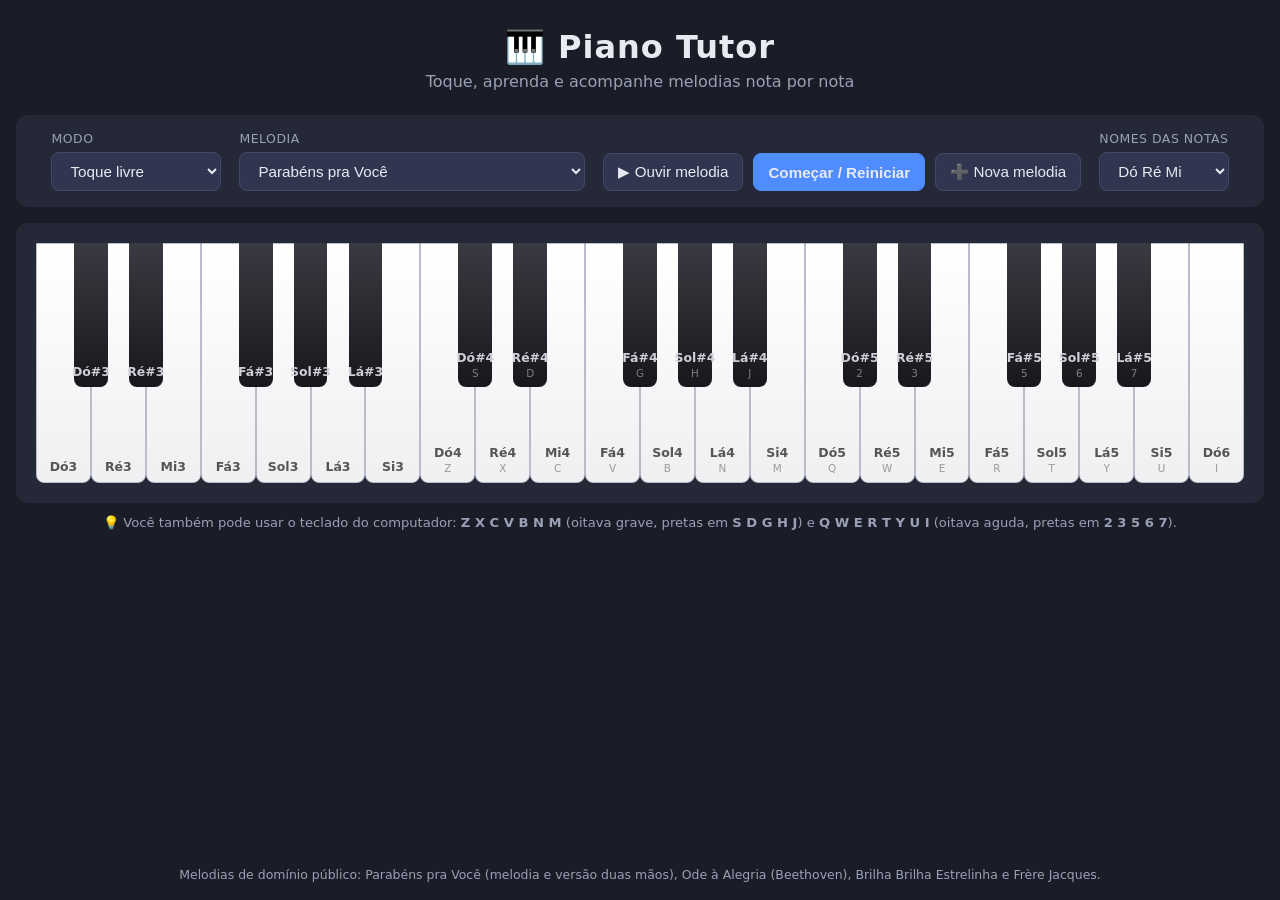
<file: index.html>
<!DOCTYPE html>
<html lang="pt-BR">
<head>
  <meta charset="UTF-8" />
  <meta name="viewport" content="width=device-width, initial-scale=1.0" />
  <title>Piano Tutor — Aprenda a tocar piano</title>
  <link rel="stylesheet" href="style.css" />
</head>
<body>
  <header>
    <h1>🎹 Piano Tutor</h1>
    <p class="subtitle">Toque, aprenda e acompanhe melodias nota por nota</p>
  </header>

  <main>
    <section class="controls">
      <div class="control-group">
        <label for="mode-select">Modo</label>
        <select id="mode-select">
          <option value="free">Toque livre</option>
          <option value="learn">Aprender melodia</option>
        </select>
      </div>

      <div class="control-group" id="song-group" hidden>
        <label for="song-select">Melodia</label>
        <select id="song-select"></select>
      </div>

      <div class="control-group" id="learn-buttons" hidden>
        <button id="btn-listen" class="btn">▶ Ouvir melodia</button>
        <button id="btn-start" class="btn btn-primary">Começar / Reiniciar</button>
        <button id="btn-add" class="btn">➕ Nova melodia</button>
        <button id="btn-del" class="btn btn-danger" hidden>🗑 Remover</button>
      </div>

      <div class="control-group">
        <label for="note-names">Nomes das notas</label>
        <select id="note-names">
          <option value="pt">Dó Ré Mi</option>
          <option value="en">C D E</option>
          <option value="off">Ocultar</option>
        </select>
      </div>
    </section>

    <section id="practice-panel" hidden>
      <div class="stats">
        <div class="stat"><span id="stat-progress">0 / 0</span><label>Progresso</label></div>
        <div class="stat"><span id="stat-hits">0</span><label>Acertos</label></div>
        <div class="stat stat-errors"><span id="stat-errors">0</span><label>Erros</label></div>
        <div class="stat"><span id="stat-accuracy">—</span><label>Precisão</label></div>
      </div>
      <div class="progress-bar"><div id="progress-fill"></div></div>
      <div id="note-strip" class="note-strip"></div>
      <p id="hint" class="hint">A próxima nota fica destacada em azul no teclado. Toque-a para avançar!</p>
    </section>

    <div id="feedback" class="feedback" hidden></div>

    <section class="keyboard-wrap">
      <div id="keyboard" class="keyboard"></div>
    </section>

    <p class="kbd-help">
      💡 Você também pode usar o teclado do computador:
      <strong>Z X C V B N M</strong> (oitava grave, pretas em <strong>S D G H J</strong>) e
      <strong>Q W E R T Y U I</strong> (oitava aguda, pretas em <strong>2 3 5 6 7</strong>).
    </p>
  </main>

  <footer>
    <p>Melodias de domínio público: Parabéns pra Você (melodia e versão duas mãos), Ode à Alegria (Beethoven), Brilha Brilha Estrelinha e Frère Jacques.</p>
  </footer>

  <dialog id="import-dialog">
    <h2>➕ Adicionar nova melodia</h2>
    <p class="dialog-text">
      Tem uma partitura em foto ou PDF, ou só o nome de uma música?
      Peça ao <strong>Claude</strong> (claude.ai) para converter pro formato do Piano Tutor:
    </p>
    <ol class="dialog-steps">
      <li>Clique no botão abaixo e cole as instruções no chat do Claude, junto com a foto/PDF ou o nome da música.</li>
      <li>Copie o código que ele responder.</li>
      <li>Cole no campo abaixo e clique em <em>Importar</em>. Voilà!</li>
    </ol>
    <button id="btn-copy-prompt" class="btn">📋 Copiar instruções para o Claude</button>
    <details class="prompt-details">
      <summary>Ver as instruções / formatos aceitos</summary>
      <pre id="prompt-text"></pre>
    </details>
    <textarea id="import-text" rows="6" placeholder='Cole aqui o código da melodia… Ex.: {"title":"Minha Música","bpm":100,"notes":[{"n":"C4","d":1},{"n":"D4","d":1}]}'></textarea>
    <p id="import-error" class="import-error" hidden></p>
    <div class="dialog-actions">
      <button id="btn-import-cancel" class="btn">Cancelar</button>
      <button id="btn-import-ok" class="btn btn-primary">Importar</button>
    </div>
  </dialog>

  <script src="songs.js"></script>
  <script src="app.js"></script>
</body>
</html>
</file>
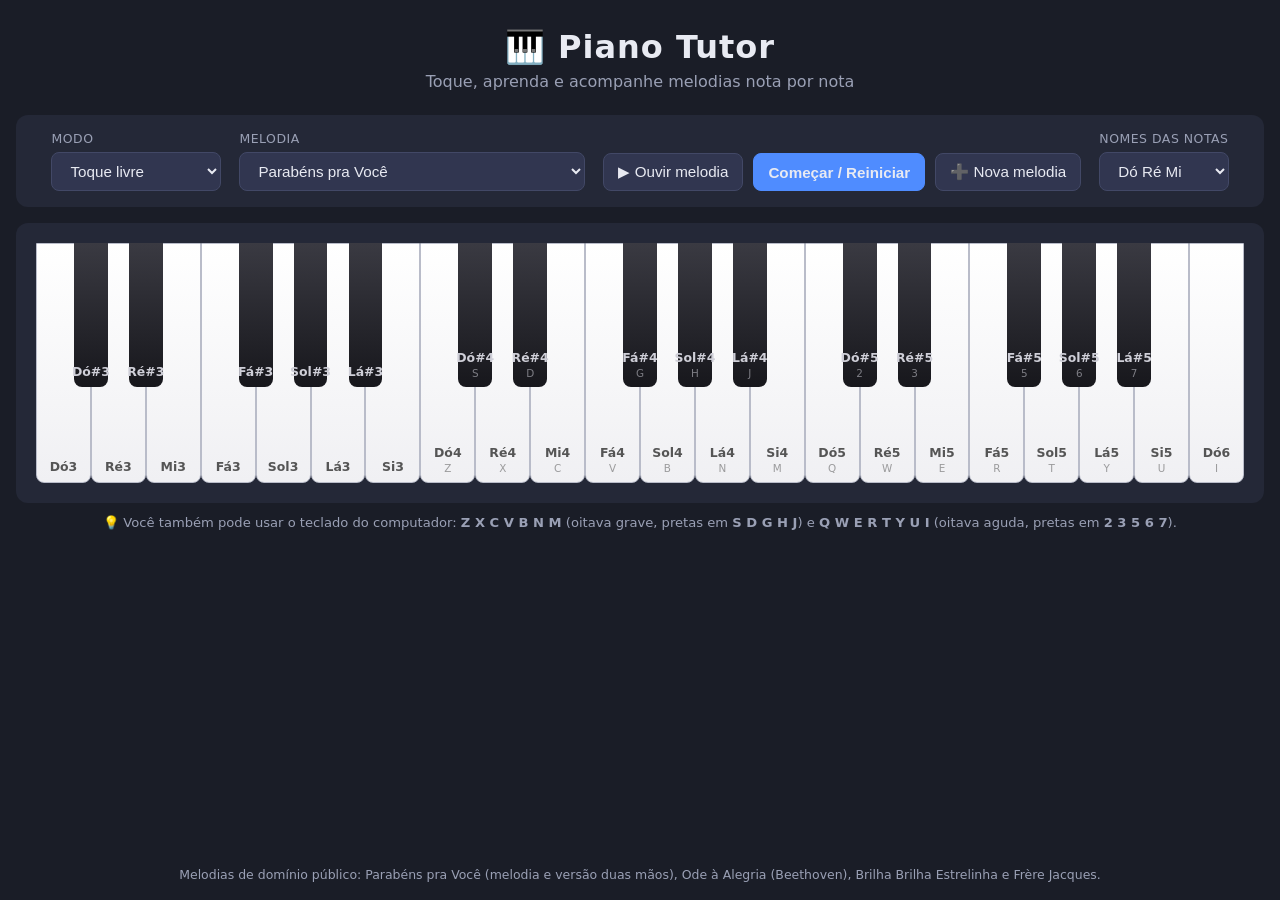
<file: piano-tutor.html>
<!DOCTYPE html>
<html lang="pt-BR">
<head>
  <meta charset="UTF-8" />
  <meta name="viewport" content="width=device-width, initial-scale=1.0" />
  <title>Piano Tutor — Aprenda a tocar piano</title>
  <style>
* { box-sizing: border-box; margin: 0; padding: 0; }

:root {
  --bg: #1a1d27;
  --panel: #242837;
  --text: #e8eaf2;
  --muted: #9aa0b5;
  --accent: #4f8cff;
  --green: #3ecf7a;
  --red: #ff5d6c;
}

body {
  background: var(--bg);
  color: var(--text);
  font-family: "Segoe UI", system-ui, -apple-system, sans-serif;
  min-height: 100vh;
  display: flex;
  flex-direction: column;
  align-items: center;
}

header { text-align: center; padding: 28px 16px 8px; }
h1 { font-size: 2rem; letter-spacing: 1px; }
.subtitle { color: var(--muted); margin-top: 6px; }

main { width: 100%; max-width: 1380px; padding: 16px; }

/* ---------- Controls ---------- */
.controls {
  display: flex;
  flex-wrap: wrap;
  gap: 18px;
  align-items: flex-end;
  justify-content: center;
  background: var(--panel);
  border-radius: 12px;
  padding: 16px 20px;
  margin-bottom: 16px;
}

.control-group { display: flex; flex-direction: column; gap: 6px; }
.control-group label { font-size: 0.78rem; color: var(--muted); text-transform: uppercase; letter-spacing: 0.5px; }

select, .btn {
  background: #313650;
  color: var(--text);
  border: 1px solid #424866;
  border-radius: 8px;
  padding: 9px 14px;
  font-size: 0.95rem;
  cursor: pointer;
}

.btn:hover { background: #3b4160; }
.btn-primary { background: var(--accent); border-color: var(--accent); font-weight: 600; }
.btn-primary:hover { background: #6ba0ff; }
#learn-buttons { flex-direction: row; gap: 10px; }

/* ---------- Practice panel ---------- */
#practice-panel {
  background: var(--panel);
  border-radius: 12px;
  padding: 16px 20px;
  margin-bottom: 16px;
}

.stats { display: flex; gap: 28px; justify-content: center; margin-bottom: 12px; }
.stat { text-align: center; }
.stat span { font-size: 1.5rem; font-weight: 700; }
.stat label { display: block; font-size: 0.75rem; color: var(--muted); text-transform: uppercase; }
.stat-errors span { color: var(--red); }

.progress-bar {
  height: 8px;
  background: #313650;
  border-radius: 4px;
  overflow: hidden;
  margin-bottom: 14px;
}
#progress-fill {
  height: 100%;
  width: 0;
  background: linear-gradient(90deg, var(--accent), var(--green));
  transition: width 0.2s;
}

/* Strip with the song's notes */
.note-strip {
  display: flex;
  flex-wrap: wrap;
  gap: 6px;
  justify-content: center;
  margin-bottom: 10px;
}
.note-chip {
  padding: 6px 10px;
  border-radius: 6px;
  background: #313650;
  font-size: 0.85rem;
  color: var(--muted);
  border: 1px solid transparent;
}
.note-chip.done { background: #234534; color: var(--green); }
.note-chip.wrong-once { border-color: var(--red); }
.note-chip.current {
  background: var(--accent);
  color: #fff;
  font-weight: 700;
  transform: scale(1.1);
}

.hint { text-align: center; color: var(--muted); font-size: 0.85rem; }

/* Feedback banner */
.feedback {
  text-align: center;
  font-size: 1.05rem;
  font-weight: 600;
  padding: 10px;
  border-radius: 10px;
  margin-bottom: 14px;
}
.feedback.ok { background: #234534; color: var(--green); }
.feedback.err { background: #4a2330; color: var(--red); }
.feedback.end { background: #2c3a5e; color: #fff; }

/* ---------- Keyboard ---------- */
.keyboard-wrap {
  background: var(--panel);
  border-radius: 12px;
  padding: 20px;
  overflow-x: auto;
}

/* As teclas se esticam para preencher a largura disponível (sem rolagem em
   telas de computador); em telas muito estreitas vale o min-width + rolagem */
.keyboard {
  position: relative;
  display: flex;
  height: 240px;
  width: 100%;
  min-width: 860px;
  user-select: none;
}

.key {
  position: relative;
  border-radius: 0 0 8px 8px;
  cursor: pointer;
  display: flex;
  flex-direction: column;
  justify-content: flex-end;
  align-items: center;
  padding-bottom: 8px;
  transition: background 0.08s;
}

.key.white {
  flex: 1 1 0;
  min-width: 0;
  height: 100%;
  background: linear-gradient(#fff, #f0f0f3);
  border: 1px solid #b9bcc9;
  color: #555;
  z-index: 1;
}

.key.black {
  width: 2.8%;
  height: 60%;
  background: linear-gradient(#3a3a42, #17171c);
  color: #cfcfd8;
  margin: 0 -1.4%;
  z-index: 2;
  font-size: 0.7rem;
}

.key .note-label { font-size: 0.78rem; font-weight: 600; pointer-events: none; }
.key .kbd-label {
  font-size: 0.65rem;
  opacity: 0.55;
  margin-top: 2px;
  pointer-events: none;
}

.key.white:active, .key.white.pressed { background: #d8e2ff; }
.key.black:active, .key.black.pressed { background: #4a5575; }

/* Target note in learn mode */
.key.target.white { background: linear-gradient(#bcd2ff, #8db3ff); border-color: var(--accent); }
.key.target.black { background: linear-gradient(#5e85d6, #33508f); }
.key.target { animation: pulse 1s infinite; }

@keyframes pulse {
  0%, 100% { box-shadow: 0 0 0 0 rgba(79, 140, 255, 0.7); }
  50% { box-shadow: 0 0 14px 4px rgba(79, 140, 255, 0.55); }
}

.key.flash-ok.white { background: #9be9bb !important; }
.key.flash-ok.black { background: #2c7a4d !important; }
.key.flash-err.white { background: #ffb3bb !important; }
.key.flash-err.black { background: #8f2c3a !important; }

.kbd-help {
  text-align: center;
  color: var(--muted);
  font-size: 0.82rem;
  margin-top: 12px;
}

footer {
  margin-top: auto;
  padding: 18px;
  color: var(--muted);
  font-size: 0.78rem;
  text-align: center;
}

/* ---------- Diálogo de importação ---------- */
.btn-danger { background: #5e2733; border-color: #7a3342; }
.btn-danger:hover { background: #74303f; }

#import-dialog {
  background: var(--panel);
  color: var(--text);
  border: 1px solid #424866;
  border-radius: 14px;
  padding: 24px;
  max-width: 620px;
  width: calc(100vw - 40px);
}
#import-dialog::backdrop { background: rgba(0, 0, 0, 0.65); }
#import-dialog h2 { margin-bottom: 10px; font-size: 1.3rem; }
.dialog-text { color: var(--muted); margin-bottom: 10px; line-height: 1.45; }
.dialog-steps { margin: 0 0 14px 22px; color: var(--muted); line-height: 1.6; font-size: 0.92rem; }
.dialog-steps em, .dialog-text strong { color: var(--text); font-style: normal; }

.prompt-details { margin: 12px 0; }
.prompt-details summary { cursor: pointer; color: var(--accent); font-size: 0.88rem; }
.prompt-details pre {
  background: #181b26;
  border: 1px solid #313650;
  border-radius: 8px;
  padding: 12px;
  margin-top: 8px;
  font-size: 0.78rem;
  white-space: pre-wrap;
  max-height: 220px;
  overflow-y: auto;
}

#import-text {
  width: 100%;
  background: #181b26;
  color: var(--text);
  border: 1px solid #424866;
  border-radius: 8px;
  padding: 10px;
  font-family: monospace;
  font-size: 0.85rem;
  resize: vertical;
  margin-top: 6px;
}

.import-error {
  background: #4a2330;
  color: var(--red);
  border-radius: 8px;
  padding: 10px;
  margin-top: 10px;
  font-size: 0.9rem;
}

.dialog-actions {
  display: flex;
  justify-content: flex-end;
  gap: 10px;
  margin-top: 16px;
}

@media (max-width: 700px) {
  .keyboard { height: 185px; min-width: 760px; }
  .key .note-label { font-size: 0.62rem; }
  .key.black .note-label { display: none; }
}
</style>
</head>
<body>
  <header>
    <h1>🎹 Piano Tutor</h1>
    <p class="subtitle">Toque, aprenda e acompanhe melodias nota por nota</p>
  </header>

  <main>
    <section class="controls">
      <div class="control-group">
        <label for="mode-select">Modo</label>
        <select id="mode-select">
          <option value="free">Toque livre</option>
          <option value="learn">Aprender melodia</option>
        </select>
      </div>

      <div class="control-group" id="song-group" hidden>
        <label for="song-select">Melodia</label>
        <select id="song-select"></select>
      </div>

      <div class="control-group" id="learn-buttons" hidden>
        <button id="btn-listen" class="btn">▶ Ouvir melodia</button>
        <button id="btn-start" class="btn btn-primary">Começar / Reiniciar</button>
        <button id="btn-add" class="btn">➕ Nova melodia</button>
        <button id="btn-del" class="btn btn-danger" hidden>🗑 Remover</button>
      </div>

      <div class="control-group">
        <label for="note-names">Nomes das notas</label>
        <select id="note-names">
          <option value="pt">Dó Ré Mi</option>
          <option value="en">C D E</option>
          <option value="off">Ocultar</option>
        </select>
      </div>
    </section>

    <section id="practice-panel" hidden>
      <div class="stats">
        <div class="stat"><span id="stat-progress">0 / 0</span><label>Progresso</label></div>
        <div class="stat"><span id="stat-hits">0</span><label>Acertos</label></div>
        <div class="stat stat-errors"><span id="stat-errors">0</span><label>Erros</label></div>
        <div class="stat"><span id="stat-accuracy">—</span><label>Precisão</label></div>
      </div>
      <div class="progress-bar"><div id="progress-fill"></div></div>
      <div id="note-strip" class="note-strip"></div>
      <p id="hint" class="hint">A próxima nota fica destacada em azul no teclado. Toque-a para avançar!</p>
    </section>

    <div id="feedback" class="feedback" hidden></div>

    <section class="keyboard-wrap">
      <div id="keyboard" class="keyboard"></div>
    </section>

    <p class="kbd-help">
      💡 Você também pode usar o teclado do computador:
      <strong>Z X C V B N M</strong> (oitava grave, pretas em <strong>S D G H J</strong>) e
      <strong>Q W E R T Y U I</strong> (oitava aguda, pretas em <strong>2 3 5 6 7</strong>).
    </p>
  </main>

  <footer>
    <p>Melodias de domínio público: Parabéns pra Você (melodia e versão duas mãos), Ode à Alegria (Beethoven), Brilha Brilha Estrelinha e Frère Jacques.</p>
  </footer>

  <dialog id="import-dialog">
    <h2>➕ Adicionar nova melodia</h2>
    <p class="dialog-text">
      Tem uma partitura em foto ou PDF, ou só o nome de uma música?
      Peça ao <strong>Claude</strong> (claude.ai) para converter pro formato do Piano Tutor:
    </p>
    <ol class="dialog-steps">
      <li>Clique no botão abaixo e cole as instruções no chat do Claude, junto com a foto/PDF ou o nome da música.</li>
      <li>Copie o código que ele responder.</li>
      <li>Cole no campo abaixo e clique em <em>Importar</em>. Voilà!</li>
    </ol>
    <button id="btn-copy-prompt" class="btn">📋 Copiar instruções para o Claude</button>
    <details class="prompt-details">
      <summary>Ver as instruções / formatos aceitos</summary>
      <pre id="prompt-text"></pre>
    </details>
    <textarea id="import-text" rows="6" placeholder='Cole aqui o código da melodia… Ex.: {"title":"Minha Música","bpm":100,"notes":[{"n":"C4","d":1},{"n":"D4","d":1}]}'></textarea>
    <p id="import-error" class="import-error" hidden></p>
    <div class="dialog-actions">
      <button id="btn-import-cancel" class="btn">Cancelar</button>
      <button id="btn-import-ok" class="btn btn-primary">Importar</button>
    </div>
  </dialog>

  <script>
// Melodias de domínio público.
// Cada nota: { n: nome científico (ex: "C4"), d: duração em tempos (1 = semínima) }
const SONGS = {
  parabens: {
    title: "Parabéns pra Você",
    bpm: 110,
    notes: [
      { n: "G4", d: 0.75 }, { n: "G4", d: 0.25 }, { n: "A4", d: 1 }, { n: "G4", d: 1 }, { n: "C5", d: 1 }, { n: "B4", d: 2 },
      { n: "G4", d: 0.75 }, { n: "G4", d: 0.25 }, { n: "A4", d: 1 }, { n: "G4", d: 1 }, { n: "D5", d: 1 }, { n: "C5", d: 2 },
      { n: "G4", d: 0.75 }, { n: "G4", d: 0.25 }, { n: "G5", d: 1 }, { n: "E5", d: 1 }, { n: "C5", d: 1 }, { n: "B4", d: 1 }, { n: "A4", d: 2 },
      { n: "F5", d: 0.75 }, { n: "F5", d: 0.25 }, { n: "E5", d: 1 }, { n: "C5", d: 1 }, { n: "D5", d: 1 }, { n: "C5", d: 2 },
    ],
  },

  parabensDuasMaos: {
    title: "Parabéns pra Você (duas mãos)",
    bpm: 110,
    // melodia na mão direita + baixo na esquerda (notas entre colchetes soam juntas)
    notes: [
      { n: "G4", d: 0.75 }, { n: "G4", d: 0.25 }, { n: ["C3", "A4"], d: 1 }, { n: "G4", d: 1 }, { n: "C5", d: 1 }, { n: ["G3", "B4"], d: 2 },
      { n: "G4", d: 0.75 }, { n: "G4", d: 0.25 }, { n: ["G3", "A4"], d: 1 }, { n: "G4", d: 1 }, { n: "D5", d: 1 }, { n: ["C3", "C5"], d: 2 },
      { n: "G4", d: 0.75 }, { n: "G4", d: 0.25 }, { n: ["C3", "G5"], d: 1 }, { n: "E5", d: 1 }, { n: "C5", d: 1 }, { n: ["F3", "B4"], d: 1 }, { n: "A4", d: 2 },
      { n: "F5", d: 0.75 }, { n: "F5", d: 0.25 }, { n: ["C3", "E5"], d: 1 }, { n: "C5", d: 1 }, { n: ["G3", "D5"], d: 1 }, { n: ["C3", "C5"], d: 2 },
    ],
  },

  odeAlegria: {
    title: "Ode à Alegria (9ª Sinfonia de Beethoven)",
    bpm: 120,
    notes: [
      { n: "E4", d: 1 }, { n: "E4", d: 1 }, { n: "F4", d: 1 }, { n: "G4", d: 1 },
      { n: "G4", d: 1 }, { n: "F4", d: 1 }, { n: "E4", d: 1 }, { n: "D4", d: 1 },
      { n: "C4", d: 1 }, { n: "C4", d: 1 }, { n: "D4", d: 1 }, { n: "E4", d: 1 },
      { n: "E4", d: 1.5 }, { n: "D4", d: 0.5 }, { n: "D4", d: 2 },
      { n: "E4", d: 1 }, { n: "E4", d: 1 }, { n: "F4", d: 1 }, { n: "G4", d: 1 },
      { n: "G4", d: 1 }, { n: "F4", d: 1 }, { n: "E4", d: 1 }, { n: "D4", d: 1 },
      { n: "C4", d: 1 }, { n: "C4", d: 1 }, { n: "D4", d: 1 }, { n: "E4", d: 1 },
      { n: "D4", d: 1.5 }, { n: "C4", d: 0.5 }, { n: "C4", d: 2 },
    ],
  },

  brilha: {
    title: "Brilha Brilha Estrelinha",
    bpm: 100,
    notes: [
      { n: "C4", d: 1 }, { n: "C4", d: 1 }, { n: "G4", d: 1 }, { n: "G4", d: 1 },
      { n: "A4", d: 1 }, { n: "A4", d: 1 }, { n: "G4", d: 2 },
      { n: "F4", d: 1 }, { n: "F4", d: 1 }, { n: "E4", d: 1 }, { n: "E4", d: 1 },
      { n: "D4", d: 1 }, { n: "D4", d: 1 }, { n: "C4", d: 2 },
      { n: "G4", d: 1 }, { n: "G4", d: 1 }, { n: "F4", d: 1 }, { n: "F4", d: 1 },
      { n: "E4", d: 1 }, { n: "E4", d: 1 }, { n: "D4", d: 2 },
      { n: "G4", d: 1 }, { n: "G4", d: 1 }, { n: "F4", d: 1 }, { n: "F4", d: 1 },
      { n: "E4", d: 1 }, { n: "E4", d: 1 }, { n: "D4", d: 2 },
      { n: "C4", d: 1 }, { n: "C4", d: 1 }, { n: "G4", d: 1 }, { n: "G4", d: 1 },
      { n: "A4", d: 1 }, { n: "A4", d: 1 }, { n: "G4", d: 2 },
      { n: "F4", d: 1 }, { n: "F4", d: 1 }, { n: "E4", d: 1 }, { n: "E4", d: 1 },
      { n: "D4", d: 1 }, { n: "D4", d: 1 }, { n: "C4", d: 2 },
    ],
  },

  frere: {
    title: "Frère Jacques",
    bpm: 110,
    notes: [
      { n: "C4", d: 1 }, { n: "D4", d: 1 }, { n: "E4", d: 1 }, { n: "C4", d: 1 },
      { n: "C4", d: 1 }, { n: "D4", d: 1 }, { n: "E4", d: 1 }, { n: "C4", d: 1 },
      { n: "E4", d: 1 }, { n: "F4", d: 1 }, { n: "G4", d: 2 },
      { n: "E4", d: 1 }, { n: "F4", d: 1 }, { n: "G4", d: 2 },
      { n: "G4", d: 0.5 }, { n: "A4", d: 0.5 }, { n: "G4", d: 0.5 }, { n: "F4", d: 0.5 }, { n: "E4", d: 1 }, { n: "C4", d: 1 },
      { n: "G4", d: 0.5 }, { n: "A4", d: 0.5 }, { n: "G4", d: 0.5 }, { n: "F4", d: 0.5 }, { n: "E4", d: 1 }, { n: "C4", d: 1 },
      { n: "C4", d: 1 }, { n: "G3", d: 1 }, { n: "C4", d: 2 },
      { n: "C4", d: 1 }, { n: "G3", d: 1 }, { n: "C4", d: 2 },
    ],
  },
};
</script>
  <script>
// ---------- Notas e teclado ----------
const NOTE_ORDER = ["C", "C#", "D", "D#", "E", "F", "F#", "G", "G#", "A", "A#", "B"];
const PT_NAMES = {
  C: "Dó", "C#": "Dó#", D: "Ré", "D#": "Ré#", E: "Mi", F: "Fá",
  "F#": "Fá#", G: "Sol", "G#": "Sol#", A: "Lá", "A#": "Lá#", B: "Si",
};

// Teclado virtual de Dó3 a Dó6 — espaço para mão esquerda (graves) e direita
const FIRST_NOTE = { name: "C", octave: 3 };
const LAST_NOTE = { name: "C", octave: 6 };

// Mapeamento do teclado do computador (duas oitavas principais)
const KEY_MAP = {
  z: "C4", s: "C#4", x: "D4", d: "D#4", c: "E4", v: "F4", g: "F#4",
  b: "G4", h: "G#4", n: "A4", j: "A#4", m: "B4",
  q: "C5", "2": "C#5", w: "D5", "3": "D#5", e: "E5", r: "F5", "5": "F#5",
  t: "G5", "6": "G#5", y: "A5", "7": "A#5", u: "B5", i: "C6",
};

function noteToMidi(note) {
  const name = note.slice(0, -1);
  const octave = parseInt(note.slice(-1), 10);
  return (octave + 1) * 12 + NOTE_ORDER.indexOf(name);
}

function midiToNote(midi) {
  return NOTE_ORDER[((midi % 12) + 12) % 12] + (Math.floor(midi / 12) - 1);
}

function midiToFreq(midi) {
  return 440 * Math.pow(2, (midi - 69) / 12);
}

function buildNoteList() {
  const notes = [];
  let midi = noteToMidi(FIRST_NOTE.name + FIRST_NOTE.octave);
  const last = noteToMidi(LAST_NOTE.name + LAST_NOTE.octave);
  while (midi <= last) {
    const name = NOTE_ORDER[midi % 12];
    const octave = Math.floor(midi / 12) - 1;
    notes.push({ id: name + octave, name, octave, midi });
    midi++;
  }
  return notes;
}

// ---------- Áudio (Web Audio API) ----------
let audioCtx = null;
let compressor = null;

function getAudioCtx() {
  if (!audioCtx) {
    audioCtx = new (window.AudioContext || window.webkitAudioContext)();
    // evita estouro/distorção quando várias notas soam juntas
    compressor = audioCtx.createDynamicsCompressor();
    compressor.threshold.value = -18;
    compressor.knee.value = 20;
    compressor.ratio.value = 6;
    compressor.connect(audioCtx.destination);
  }
  if (audioCtx.state === "suspended") audioCtx.resume();
  return audioCtx;
}

// Som de piano sintetizado: cordas levemente desafinadas entre si, harmônicos
// que decaem mais rápido que a fundamental e filtro que escurece o som ao
// longo da nota (ataque brilhante do martelo → ressonância suave da corda)
function playNote(noteId, duration = null, when = 0) {
  const ctx = getAudioCtx();
  const t0 = ctx.currentTime + when;
  const midi = noteToMidi(noteId);
  const freq = midiToFreq(midi);
  // notas graves ressoam por mais tempo, como num piano real
  const decay = duration || Math.max(1.2, 2.8 - (midi - 55) * 0.05);

  const master = ctx.createGain();
  master.gain.setValueAtTime(0, t0);
  master.gain.linearRampToValueAtTime(0.35, t0 + 0.008);
  master.gain.exponentialRampToValueAtTime(0.0008, t0 + decay);

  const filter = ctx.createBiquadFilter();
  filter.type = "lowpass";
  filter.Q.value = 0.4;
  filter.frequency.setValueAtTime(Math.min(freq * 9, 9000), t0);
  filter.frequency.exponentialRampToValueAtTime(Math.max(freq * 1.8, 600), t0 + decay * 0.6);

  master.connect(filter).connect(compressor);

  const partials = [
    { mult: 1, gain: 1.0, detune: 0, type: "triangle" },
    { mult: 1, gain: 0.45, detune: 4, type: "triangle" },
    { mult: 2, gain: 0.3, detune: 0, type: "sine" },
    { mult: 3, gain: 0.12, detune: 0, type: "sine" },
    { mult: 4, gain: 0.06, detune: 0, type: "sine" },
    { mult: 5, gain: 0.03, detune: 0, type: "sine" },
  ];

  partials.forEach(({ mult, gain, detune, type }) => {
    const osc = ctx.createOscillator();
    const g = ctx.createGain();
    osc.type = type;
    osc.frequency.setValueAtTime(freq * mult, t0);
    osc.detune.setValueAtTime(detune, t0);
    g.gain.setValueAtTime(gain, t0);
    g.gain.exponentialRampToValueAtTime(gain * 0.01 + 0.0001, t0 + decay / (1 + (mult - 1) * 0.6));
    osc.connect(g).connect(master);
    osc.start(t0);
    osc.stop(t0 + decay + 0.1);
  });

  // controle para silenciar a nota antes da hora (usado pelo botão Parar)
  return { stop() { try { master.disconnect(); } catch { /* já desconectado */ } } };
}

// ---------- Construção do teclado na tela ----------
const keyboardEl = document.getElementById("keyboard");
const keyEls = {}; // noteId -> elemento
const NOTES = buildNoteList();

const KEY_LABELS = {}; // noteId -> tecla do computador
Object.entries(KEY_MAP).forEach(([key, note]) => { KEY_LABELS[note] = key.toUpperCase(); });

function buildKeyboard() {
  NOTES.forEach((note) => {
    const isBlack = note.name.includes("#");
    const el = document.createElement("div");
    el.className = "key " + (isBlack ? "black" : "white");
    el.dataset.note = note.id;

    const label = document.createElement("span");
    label.className = "note-label";
    el.appendChild(label);

    if (KEY_LABELS[note.id]) {
      const kbd = document.createElement("span");
      kbd.className = "kbd-label";
      kbd.textContent = KEY_LABELS[note.id];
      el.appendChild(kbd);
    }

    el.addEventListener("pointerdown", (e) => {
      e.preventDefault();
      handleInput(note.id);
    });

    keyboardEl.appendChild(el);
    keyEls[note.id] = el;
  });
  updateNoteLabels();
}

function noteDisplayName(noteId, style) {
  const name = noteId.slice(0, -1);
  const octave = noteId.slice(-1);
  if (style === "pt") return PT_NAMES[name] + octave;
  return noteId;
}

function updateNoteLabels() {
  const style = document.getElementById("note-names").value;
  NOTES.forEach((note) => {
    const labelEl = keyEls[note.id].querySelector(".note-label");
    labelEl.textContent = style === "off" ? "" : noteDisplayName(note.id, style);
  });
}

function flashKey(noteId, cls, ms = 250) {
  const el = keyEls[noteId];
  if (!el) return;
  el.classList.add(cls);
  setTimeout(() => el.classList.remove(cls), ms);
}

// ---------- Melodias do usuário (localStorage) ----------
const LS_KEY = "pianoTutor.customSongs";

function loadCustomSongs() {
  try {
    return JSON.parse(localStorage.getItem(LS_KEY)) || {};
  } catch {
    return {};
  }
}

function saveCustomSongs(customs) {
  localStorage.setItem(LS_KEY, JSON.stringify(customs));
}

function getSong(key) {
  if (key.startsWith("custom:")) return loadCustomSongs()[key.slice(7)];
  return SONGS[key];
}

// ---------- Importação de melodias ----------
const CLAUDE_PROMPT = `Converta a música que vou te passar (foto de partitura, PDF ou apenas o nome da música) para o formato JSON do app Piano Tutor:

{"title":"Nome da Música","bpm":100,"notes":[{"n":"G4","d":0.75},{"n":"G4","d":0.25},{"n":["C3","E3","A4"],"d":1},{"n":"G4","d":1}]}

Regras:
- "n" pode ser UMA nota ("C4") ou um ACORDE: lista de notas tocadas ao mesmo tempo (["C3","E3","G3"]). Use acordes para juntar mão esquerda (graves) e mão direita (melodia) que soam no mesmo tempo.
- Notas em notação científica americana (C, C#, D, D#, E, F, F#, G, G#, A, A#, B + número da oitava). O Dó central é C4. Mão esquerda costuma ficar na oitava 3, melodia nas oitavas 4 e 5.
- "d" é a duração em tempos: 1 = semínima, 0.5 = colcheia, 2 = mínima, 4 = semibreve.
- Para iniciantes, prefira a melodia simples; se eu pedir "com as duas mãos", adicione baixo/acordes simples (no máximo 3 notas juntas).
- Todas as notas devem ficar entre C3 e C6; transponha a música se for preciso.
- "bpm" é o andamento em batidas por minuto.
- Responda SOMENTE com o JSON, sem nenhum texto antes ou depois.`;

const PT_TO_LETTER = { do: "C", re: "D", mi: "E", fa: "F", sol: "G", la: "A", si: "B" };

// Aceita "C4", "c#4", "Dó4", "sol3", "Bb4"… e devolve o id canônico ("C4")
function normalizeNoteName(raw) {
  const s = String(raw).trim().normalize("NFD").replace(/[̀-ͯ]/g, "").toLowerCase();
  const m = s.match(/^(do|re|mi|fa|sol|la|si|[a-g])(#|b)?(\d)$/);
  if (!m) return null;
  const letter = PT_TO_LETTER[m[1]] || m[1].toUpperCase();
  const accidental = m[2] === "#" ? 1 : m[2] === "b" ? -1 : 0;
  const midi = (parseInt(m[3], 10) + 1) * 12 + NOTE_ORDER.indexOf(letter) + accidental;
  return midiToNote(midi);
}

// Formato simples alternativo: linhas "titulo:"/"bpm:" e notas "C4 D4:0.5 Mi4"
function parseCompact(text) {
  const song = { title: "", bpm: 100, notes: [] };
  text.split(/\n+/).forEach((line) => {
    const l = line.trim();
    if (!l) return;
    const title = l.match(/^(t[ií]tulo|title|nome)\s*[:=]\s*(.+)$/i);
    if (title) { song.title = title[2].trim(); return; }
    const bpm = l.match(/^bpm\s*[:=]\s*(\d+)/i);
    if (bpm) { song.bpm = +bpm[1]; return; }
    l.split(/[\s,;]+/).forEach((tok) => {
      if (!tok) return;
      const [names, d] = tok.split(":");
      // "Dó3+Mi3+Sol3" = acorde (notas simultâneas)
      const parts = names.split("+");
      song.notes.push({
        n: parts.length > 1 ? parts : parts[0],
        d: d ? parseFloat(d.replace(",", ".")) : 1,
      });
    });
  });
  return song;
}

function parseImport(text) {
  // remove cercas de markdown que o Claude às vezes inclui
  const t = text.trim().replace(/^```[a-z]*\s*/i, "").replace(/```\s*$/, "").trim();
  if (!t) throw new Error("O campo está vazio. Cole o código da melodia.");

  let song;
  if (t.startsWith("{")) {
    let obj;
    try {
      obj = JSON.parse(t);
    } catch {
      throw new Error("O código está incompleto ou com erro. Copie a resposta inteira do Claude e cole de novo.");
    }
    song = { title: obj.title, bpm: obj.bpm, notes: obj.notes };
  } else {
    song = parseCompact(t);
  }

  if (!Array.isArray(song.notes) || !song.notes.length) {
    throw new Error("Não encontrei nenhuma nota na melodia.");
  }

  const notes = song.notes.map((nt, i) => {
    const raw = typeof nt === "string" ? { n: nt, d: 1 } : nt || {};
    const names = Array.isArray(raw.n) ? raw.n : [raw.n];
    if (!names.length) throw new Error(`A nota nº ${i + 1} está vazia.`);
    if (names.length > 6) throw new Error(`O acorde nº ${i + 1} tem notas demais (máximo 6).`);
    const ids = [...new Set(names.map((name) => {
      const id = normalizeNoteName(name);
      if (!id) throw new Error(`Nota nº ${i + 1} inválida: "${name}". Use o formato C4, G#4, Dó4…`);
      return id;
    }))];
    const d = Number(raw.d) || 1;
    return { n: ids.length === 1 ? ids[0] : ids, d: Math.min(8, Math.max(0.125, d)) };
  });

  // encaixa no alcance do teclado (C3–C6), transpondo oitavas inteiras se necessário
  const lo = noteToMidi("C3");
  const hi = noteToMidi("C6");
  const allMidis = notes.flatMap((nt) => (Array.isArray(nt.n) ? nt.n : [nt.n]).map(noteToMidi));
  const min = Math.min(...allMidis);
  const max = Math.max(...allMidis);
  let shift = null;
  for (const s of [0, 12, -12, 24, -24]) {
    if (min + s >= lo && max + s <= hi) { shift = s; break; }
  }
  if (shift === null) {
    throw new Error("A música usa notas além do alcance do teclado (Dó3 a Dó6), mesmo transpondo. Peça ao Claude uma versão simplificada em uma região média.");
  }
  if (shift !== 0) {
    notes.forEach((nt) => {
      nt.n = Array.isArray(nt.n)
        ? nt.n.map((n) => midiToNote(noteToMidi(n) + shift))
        : midiToNote(noteToMidi(nt.n) + shift);
    });
  }

  return {
    title: String(song.title || "Minha melodia").slice(0, 60),
    bpm: Math.min(240, Math.max(30, Number(song.bpm) || 100)),
    notes,
    shifted: shift !== 0,
  };
}

// ---------- Estado de aprendizado ----------
const state = {
  mode: "free",
  song: null,
  index: 0,
  remaining: new Set(), // notas do passo atual que faltam tocar (acorde = várias)
  hits: 0,
  errors: 0,
  active: false,      // sessão de prática em andamento
  demoPlaying: false,
};

// Um passo da música pode ser uma nota ("C4") ou um acorde (["C3","E3","G3"])
function chordOf(step) {
  return Array.isArray(step.n) ? step.n : [step.n];
}

const els = {
  modeSelect: document.getElementById("mode-select"),
  songGroup: document.getElementById("song-group"),
  songSelect: document.getElementById("song-select"),
  learnButtons: document.getElementById("learn-buttons"),
  practicePanel: document.getElementById("practice-panel"),
  noteStrip: document.getElementById("note-strip"),
  progress: document.getElementById("stat-progress"),
  hits: document.getElementById("stat-hits"),
  errors: document.getElementById("stat-errors"),
  accuracy: document.getElementById("stat-accuracy"),
  progressFill: document.getElementById("progress-fill"),
  feedback: document.getElementById("feedback"),
  btnListen: document.getElementById("btn-listen"),
  btnStart: document.getElementById("btn-start"),
  btnAdd: document.getElementById("btn-add"),
  btnDel: document.getElementById("btn-del"),
  importDialog: document.getElementById("import-dialog"),
  importText: document.getElementById("import-text"),
  importError: document.getElementById("import-error"),
  btnCopyPrompt: document.getElementById("btn-copy-prompt"),
};

function populateSongs(selectKey) {
  els.songSelect.innerHTML = "";

  const builtin = document.createElement("optgroup");
  builtin.label = "Incluídas";
  Object.entries(SONGS).forEach(([key, song]) => {
    const opt = document.createElement("option");
    opt.value = key;
    opt.textContent = song.title;
    builtin.appendChild(opt);
  });
  els.songSelect.appendChild(builtin);

  const customs = loadCustomSongs();
  const ids = Object.keys(customs);
  if (ids.length) {
    const og = document.createElement("optgroup");
    og.label = "Minhas melodias";
    ids.forEach((id) => {
      const opt = document.createElement("option");
      opt.value = "custom:" + id;
      opt.textContent = customs[id].title;
      og.appendChild(opt);
    });
    els.songSelect.appendChild(og);
  }

  if (selectKey && getSong(selectKey)) els.songSelect.value = selectKey;
  updateDeleteButton();
}

function updateDeleteButton() {
  els.btnDel.hidden = !els.songSelect.value.startsWith("custom:");
}

function setMode(mode) {
  stopDemo();
  state.mode = mode;
  const learn = mode === "learn";
  els.songGroup.hidden = !learn;
  els.learnButtons.hidden = !learn;
  els.practicePanel.hidden = !learn;
  hideFeedback();
  clearTarget();
  if (learn) startPractice();
  else state.active = false;
}

function currentSong() {
  return getSong(els.songSelect.value);
}

function startPractice() {
  stopDemo();
  state.song = currentSong();
  if (!state.song) return;
  state.index = 0;
  state.remaining = new Set(state.song.notes.length ? chordOf(state.song.notes[0]) : []);
  state.hits = 0;
  state.errors = 0;
  state.active = true;
  hideFeedback();
  buildNoteStrip();
  updateStats();
  highlightTarget();
}

function buildNoteStrip() {
  els.noteStrip.innerHTML = "";
  const style = document.getElementById("note-names").value;
  const nameStyle = style === "off" ? "pt" : style;
  state.song.notes.forEach((step, i) => {
    const chip = document.createElement("span");
    chip.className = "note-chip";
    chip.dataset.index = i;
    chip.textContent = chordOf(step).map((n) => noteDisplayName(n, nameStyle)).join("+");
    els.noteStrip.appendChild(chip);
  });
  updateStrip();
}

function updateStrip() {
  [...els.noteStrip.children].forEach((chip, i) => {
    chip.classList.toggle("done", i < state.index);
    chip.classList.toggle("current", i === state.index);
    if (i === state.index) chip.scrollIntoView({ block: "nearest", inline: "center", behavior: "smooth" });
  });
}

function clearTarget() {
  Object.values(keyEls).forEach((el) => el.classList.remove("target"));
}

function highlightTarget() {
  clearTarget();
  if (!state.active || state.index >= state.song.notes.length) return;
  state.remaining.forEach((n) => keyEls[n]?.classList.add("target"));
}

function updateStats() {
  const total = state.song ? state.song.notes.length : 0;
  els.progress.textContent = `${state.index} / ${total}`;
  els.hits.textContent = state.hits;
  els.errors.textContent = state.errors;
  const attempts = state.hits + state.errors;
  els.accuracy.textContent = attempts ? Math.round((state.hits / attempts) * 100) + "%" : "—";
  els.progressFill.style.width = total ? (state.index / total) * 100 + "%" : "0";
}

function showFeedback(msg, cls) {
  els.feedback.textContent = msg;
  els.feedback.className = "feedback " + cls;
  els.feedback.hidden = false;
}

function hideFeedback() {
  els.feedback.hidden = true;
}

function finishPractice() {
  state.active = false;
  clearTarget();
  const attempts = state.hits + state.errors;
  const accuracy = attempts ? Math.round((state.hits / attempts) * 100) : 100;
  let msg = `🎉 Você completou "${state.song.title}" com ${accuracy}% de precisão`;
  if (state.errors === 0) msg += " — perfeito, sem nenhum erro!";
  else msg += ` (${state.errors} erro${state.errors > 1 ? "s" : ""}). Tente de novo para melhorar!`;
  showFeedback(msg, "end");
}

// ---------- Entrada do usuário ----------
function handleInput(noteId) {
  playNote(noteId);
  flashKey(noteId, "pressed", 150);

  if (state.mode !== "learn" || !state.active || state.demoPlaying) return;

  if (state.remaining.has(noteId)) {
    state.hits++;
    state.remaining.delete(noteId);
    flashKey(noteId, "flash-ok");
    keyEls[noteId]?.classList.remove("target");
    hideFeedback();
    if (state.remaining.size === 0) {
      state.index++;
      updateStats();
      updateStrip();
      if (state.index >= state.song.notes.length) {
        finishPractice();
      } else {
        state.remaining = new Set(chordOf(state.song.notes[state.index]));
        highlightTarget();
      }
    } else {
      updateStats();
    }
  } else {
    state.errors++;
    flashKey(noteId, "flash-err");
    const chip = els.noteStrip.children[state.index];
    if (chip) chip.classList.add("wrong-once");
    const style = document.getElementById("note-names").value;
    const nameStyle = style === "off" ? "pt" : style;
    const expected = [...state.remaining].map((n) => noteDisplayName(n, nameStyle)).join(" + ");
    const plural = state.remaining.size > 1 ? "as notas certas são" : "a nota certa é";
    showFeedback(
      `✗ Você tocou ${noteDisplayName(noteId, nameStyle)}, mas ${plural} ${expected}. Tente outra vez!`,
      "err"
    );
    updateStats();
  }
}

// Teclado do computador
const heldKeys = new Set();
document.addEventListener("keydown", (e) => {
  if (e.repeat) return;
  // não toca notas enquanto o usuário digita em campos ou no diálogo
  if (e.target.matches("input, textarea, select") || els.importDialog.open) return;
  const key = e.key.toLowerCase();
  if (KEY_MAP[key] && !heldKeys.has(key)) {
    heldKeys.add(key);
    handleInput(KEY_MAP[key]);
  }
});
document.addEventListener("keyup", (e) => heldKeys.delete(e.key.toLowerCase()));

// ---------- Demonstração da melodia ----------
let demo = null; // { handles: [], timeouts: [] } enquanto a demonstração toca

function stopDemo() {
  if (!demo) return;
  demo.handles.forEach((h) => h.stop());
  demo.timeouts.forEach(clearTimeout);
  demo = null;
  state.demoPlaying = false;
  Object.values(keyEls).forEach((el) => el.classList.remove("pressed"));
  els.btnListen.textContent = "▶ Ouvir melodia";
  if (state.active) highlightTarget();
}

function playDemo() {
  if (state.demoPlaying) {
    stopDemo();
    return;
  }
  const song = currentSong();
  if (!song) return;
  state.demoPlaying = true;
  els.btnListen.textContent = "⏹ Parar";
  clearTarget();
  demo = { handles: [], timeouts: [] };

  const beat = 60 / song.bpm;
  let when = 0.2;
  song.notes.forEach((step) => {
    const dur = step.d * beat;
    const chord = chordOf(step);
    chord.forEach((n) => demo.handles.push(playNote(n, Math.max(dur * 1.1, 0.45), when)));
    const delay = when * 1000;
    demo.timeouts.push(setTimeout(() => {
      chord.forEach((n) => flashKey(n, "pressed", dur * 900));
    }, delay));
    when += dur;
  });

  demo.timeouts.push(setTimeout(() => stopDemo(), when * 1000 + 300));
}

// ---------- Importar / remover melodias ----------
function importSong() {
  els.importError.hidden = true;
  try {
    const parsed = parseImport(els.importText.value);
    const customs = loadCustomSongs();
    const id = "s" + Date.now();
    customs[id] = { title: parsed.title, bpm: parsed.bpm, notes: parsed.notes };
    saveCustomSongs(customs);
    populateSongs("custom:" + id);
    els.modeSelect.value = "learn";
    setMode("learn");
    els.importDialog.close();
    els.importText.value = "";
    if (parsed.shifted) {
      showFeedback(`ℹ️ "${parsed.title}" foi importada (transposta de oitava para caber no teclado). Boa prática!`, "end");
    } else {
      showFeedback(`✅ "${parsed.title}" foi importada! A primeira nota já está destacada no teclado.`, "end");
    }
  } catch (err) {
    els.importError.textContent = "⚠️ " + err.message;
    els.importError.hidden = false;
  }
}

function deleteCurrentSong() {
  const key = els.songSelect.value;
  if (!key.startsWith("custom:")) return;
  const customs = loadCustomSongs();
  const id = key.slice(7);
  const title = customs[id] ? customs[id].title : "";
  if (!confirm(`Remover a melodia "${title}"?`)) return;
  delete customs[id];
  saveCustomSongs(customs);
  populateSongs();
  setMode("learn");
}

// ---------- Eventos ----------
els.modeSelect.addEventListener("change", () => setMode(els.modeSelect.value));
els.songSelect.addEventListener("change", () => { updateDeleteButton(); startPractice(); });
els.btnStart.addEventListener("click", () => startPractice());
els.btnListen.addEventListener("click", () => playDemo());
els.btnAdd.addEventListener("click", () => {
  els.importError.hidden = true;
  els.importDialog.showModal();
});
els.btnDel.addEventListener("click", () => deleteCurrentSong());
document.getElementById("btn-import-ok").addEventListener("click", () => importSong());
document.getElementById("btn-import-cancel").addEventListener("click", () => els.importDialog.close());
els.btnCopyPrompt.addEventListener("click", async () => {
  try {
    await navigator.clipboard.writeText(CLAUDE_PROMPT);
    els.btnCopyPrompt.textContent = "✅ Copiado! Agora cole no claude.ai junto com a música";
  } catch {
    document.querySelector(".prompt-details").open = true;
    els.btnCopyPrompt.textContent = "Copie manualmente o texto abaixo ⬇";
  }
  setTimeout(() => { els.btnCopyPrompt.textContent = "📋 Copiar instruções para o Claude"; }, 4000);
});
document.getElementById("note-names").addEventListener("change", () => {
  updateNoteLabels();
  if (state.mode === "learn" && state.song) buildNoteStrip();
});

// ---------- Inicialização ----------
document.getElementById("prompt-text").textContent =
  CLAUDE_PROMPT +
  "\n\n— Formato simples também aceito (digitado à mão):\ntitulo: Minha Música\nbpm: 100\nC4 D4:0.5 Mi4 Fá4:2 Dó3+Mi3+Sol3:2\n(nota:duração — sem duração vale 1 tempo; '+' junta notas num acorde)";
buildKeyboard();
populateSongs();
setMode("free");
</script>
</body>
</html>
</file>
<file: style.css>
* { box-sizing: border-box; margin: 0; padding: 0; }

:root {
  --bg: #1a1d27;
  --panel: #242837;
  --text: #e8eaf2;
  --muted: #9aa0b5;
  --accent: #4f8cff;
  --green: #3ecf7a;
  --red: #ff5d6c;
}

body {
  background: var(--bg);
  color: var(--text);
  font-family: "Segoe UI", system-ui, -apple-system, sans-serif;
  min-height: 100vh;
  display: flex;
  flex-direction: column;
  align-items: center;
}

header { text-align: center; padding: 28px 16px 8px; }
h1 { font-size: 2rem; letter-spacing: 1px; }
.subtitle { color: var(--muted); margin-top: 6px; }

main { width: 100%; max-width: 1380px; padding: 16px; }

/* ---------- Controls ---------- */
.controls {
  display: flex;
  flex-wrap: wrap;
  gap: 18px;
  align-items: flex-end;
  justify-content: center;
  background: var(--panel);
  border-radius: 12px;
  padding: 16px 20px;
  margin-bottom: 16px;
}

.control-group { display: flex; flex-direction: column; gap: 6px; }
.control-group label { font-size: 0.78rem; color: var(--muted); text-transform: uppercase; letter-spacing: 0.5px; }

select, .btn {
  background: #313650;
  color: var(--text);
  border: 1px solid #424866;
  border-radius: 8px;
  padding: 9px 14px;
  font-size: 0.95rem;
  cursor: pointer;
}

.btn:hover { background: #3b4160; }
.btn-primary { background: var(--accent); border-color: var(--accent); font-weight: 600; }
.btn-primary:hover { background: #6ba0ff; }
#learn-buttons { flex-direction: row; gap: 10px; }

/* ---------- Practice panel ---------- */
#practice-panel {
  background: var(--panel);
  border-radius: 12px;
  padding: 16px 20px;
  margin-bottom: 16px;
}

.stats { display: flex; gap: 28px; justify-content: center; margin-bottom: 12px; }
.stat { text-align: center; }
.stat span { font-size: 1.5rem; font-weight: 700; }
.stat label { display: block; font-size: 0.75rem; color: var(--muted); text-transform: uppercase; }
.stat-errors span { color: var(--red); }

.progress-bar {
  height: 8px;
  background: #313650;
  border-radius: 4px;
  overflow: hidden;
  margin-bottom: 14px;
}
#progress-fill {
  height: 100%;
  width: 0;
  background: linear-gradient(90deg, var(--accent), var(--green));
  transition: width 0.2s;
}

/* Strip with the song's notes */
.note-strip {
  display: flex;
  flex-wrap: wrap;
  gap: 6px;
  justify-content: center;
  margin-bottom: 10px;
}
.note-chip {
  padding: 6px 10px;
  border-radius: 6px;
  background: #313650;
  font-size: 0.85rem;
  color: var(--muted);
  border: 1px solid transparent;
}
.note-chip.done { background: #234534; color: var(--green); }
.note-chip.wrong-once { border-color: var(--red); }
.note-chip.current {
  background: var(--accent);
  color: #fff;
  font-weight: 700;
  transform: scale(1.1);
}

.hint { text-align: center; color: var(--muted); font-size: 0.85rem; }

/* Feedback banner */
.feedback {
  text-align: center;
  font-size: 1.05rem;
  font-weight: 600;
  padding: 10px;
  border-radius: 10px;
  margin-bottom: 14px;
}
.feedback.ok { background: #234534; color: var(--green); }
.feedback.err { background: #4a2330; color: var(--red); }
.feedback.end { background: #2c3a5e; color: #fff; }

/* ---------- Keyboard ---------- */
.keyboard-wrap {
  background: var(--panel);
  border-radius: 12px;
  padding: 20px;
  overflow-x: auto;
}

/* As teclas se esticam para preencher a largura disponível (sem rolagem em
   telas de computador); em telas muito estreitas vale o min-width + rolagem */
.keyboard {
  position: relative;
  display: flex;
  height: 240px;
  width: 100%;
  min-width: 860px;
  user-select: none;
}

.key {
  position: relative;
  border-radius: 0 0 8px 8px;
  cursor: pointer;
  display: flex;
  flex-direction: column;
  justify-content: flex-end;
  align-items: center;
  padding-bottom: 8px;
  transition: background 0.08s;
}

.key.white {
  flex: 1 1 0;
  min-width: 0;
  height: 100%;
  background: linear-gradient(#fff, #f0f0f3);
  border: 1px solid #b9bcc9;
  color: #555;
  z-index: 1;
}

.key.black {
  width: 2.8%;
  height: 60%;
  background: linear-gradient(#3a3a42, #17171c);
  color: #cfcfd8;
  margin: 0 -1.4%;
  z-index: 2;
  font-size: 0.7rem;
}

.key .note-label { font-size: 0.78rem; font-weight: 600; pointer-events: none; }
.key .kbd-label {
  font-size: 0.65rem;
  opacity: 0.55;
  margin-top: 2px;
  pointer-events: none;
}

.key.white:active, .key.white.pressed { background: #d8e2ff; }
.key.black:active, .key.black.pressed { background: #4a5575; }

/* Target note in learn mode */
.key.target.white { background: linear-gradient(#bcd2ff, #8db3ff); border-color: var(--accent); }
.key.target.black { background: linear-gradient(#5e85d6, #33508f); }
.key.target { animation: pulse 1s infinite; }

@keyframes pulse {
  0%, 100% { box-shadow: 0 0 0 0 rgba(79, 140, 255, 0.7); }
  50% { box-shadow: 0 0 14px 4px rgba(79, 140, 255, 0.55); }
}

.key.flash-ok.white { background: #9be9bb !important; }
.key.flash-ok.black { background: #2c7a4d !important; }
.key.flash-err.white { background: #ffb3bb !important; }
.key.flash-err.black { background: #8f2c3a !important; }

.kbd-help {
  text-align: center;
  color: var(--muted);
  font-size: 0.82rem;
  margin-top: 12px;
}

footer {
  margin-top: auto;
  padding: 18px;
  color: var(--muted);
  font-size: 0.78rem;
  text-align: center;
}

/* ---------- Diálogo de importação ---------- */
.btn-danger { background: #5e2733; border-color: #7a3342; }
.btn-danger:hover { background: #74303f; }

#import-dialog {
  background: var(--panel);
  color: var(--text);
  border: 1px solid #424866;
  border-radius: 14px;
  padding: 24px;
  max-width: 620px;
  width: calc(100vw - 40px);
}
#import-dialog::backdrop { background: rgba(0, 0, 0, 0.65); }
#import-dialog h2 { margin-bottom: 10px; font-size: 1.3rem; }
.dialog-text { color: var(--muted); margin-bottom: 10px; line-height: 1.45; }
.dialog-steps { margin: 0 0 14px 22px; color: var(--muted); line-height: 1.6; font-size: 0.92rem; }
.dialog-steps em, .dialog-text strong { color: var(--text); font-style: normal; }

.prompt-details { margin: 12px 0; }
.prompt-details summary { cursor: pointer; color: var(--accent); font-size: 0.88rem; }
.prompt-details pre {
  background: #181b26;
  border: 1px solid #313650;
  border-radius: 8px;
  padding: 12px;
  margin-top: 8px;
  font-size: 0.78rem;
  white-space: pre-wrap;
  max-height: 220px;
  overflow-y: auto;
}

#import-text {
  width: 100%;
  background: #181b26;
  color: var(--text);
  border: 1px solid #424866;
  border-radius: 8px;
  padding: 10px;
  font-family: monospace;
  font-size: 0.85rem;
  resize: vertical;
  margin-top: 6px;
}

.import-error {
  background: #4a2330;
  color: var(--red);
  border-radius: 8px;
  padding: 10px;
  margin-top: 10px;
  font-size: 0.9rem;
}

.dialog-actions {
  display: flex;
  justify-content: flex-end;
  gap: 10px;
  margin-top: 16px;
}

@media (max-width: 700px) {
  .keyboard { height: 185px; min-width: 760px; }
  .key .note-label { font-size: 0.62rem; }
  .key.black .note-label { display: none; }
}
</file>
